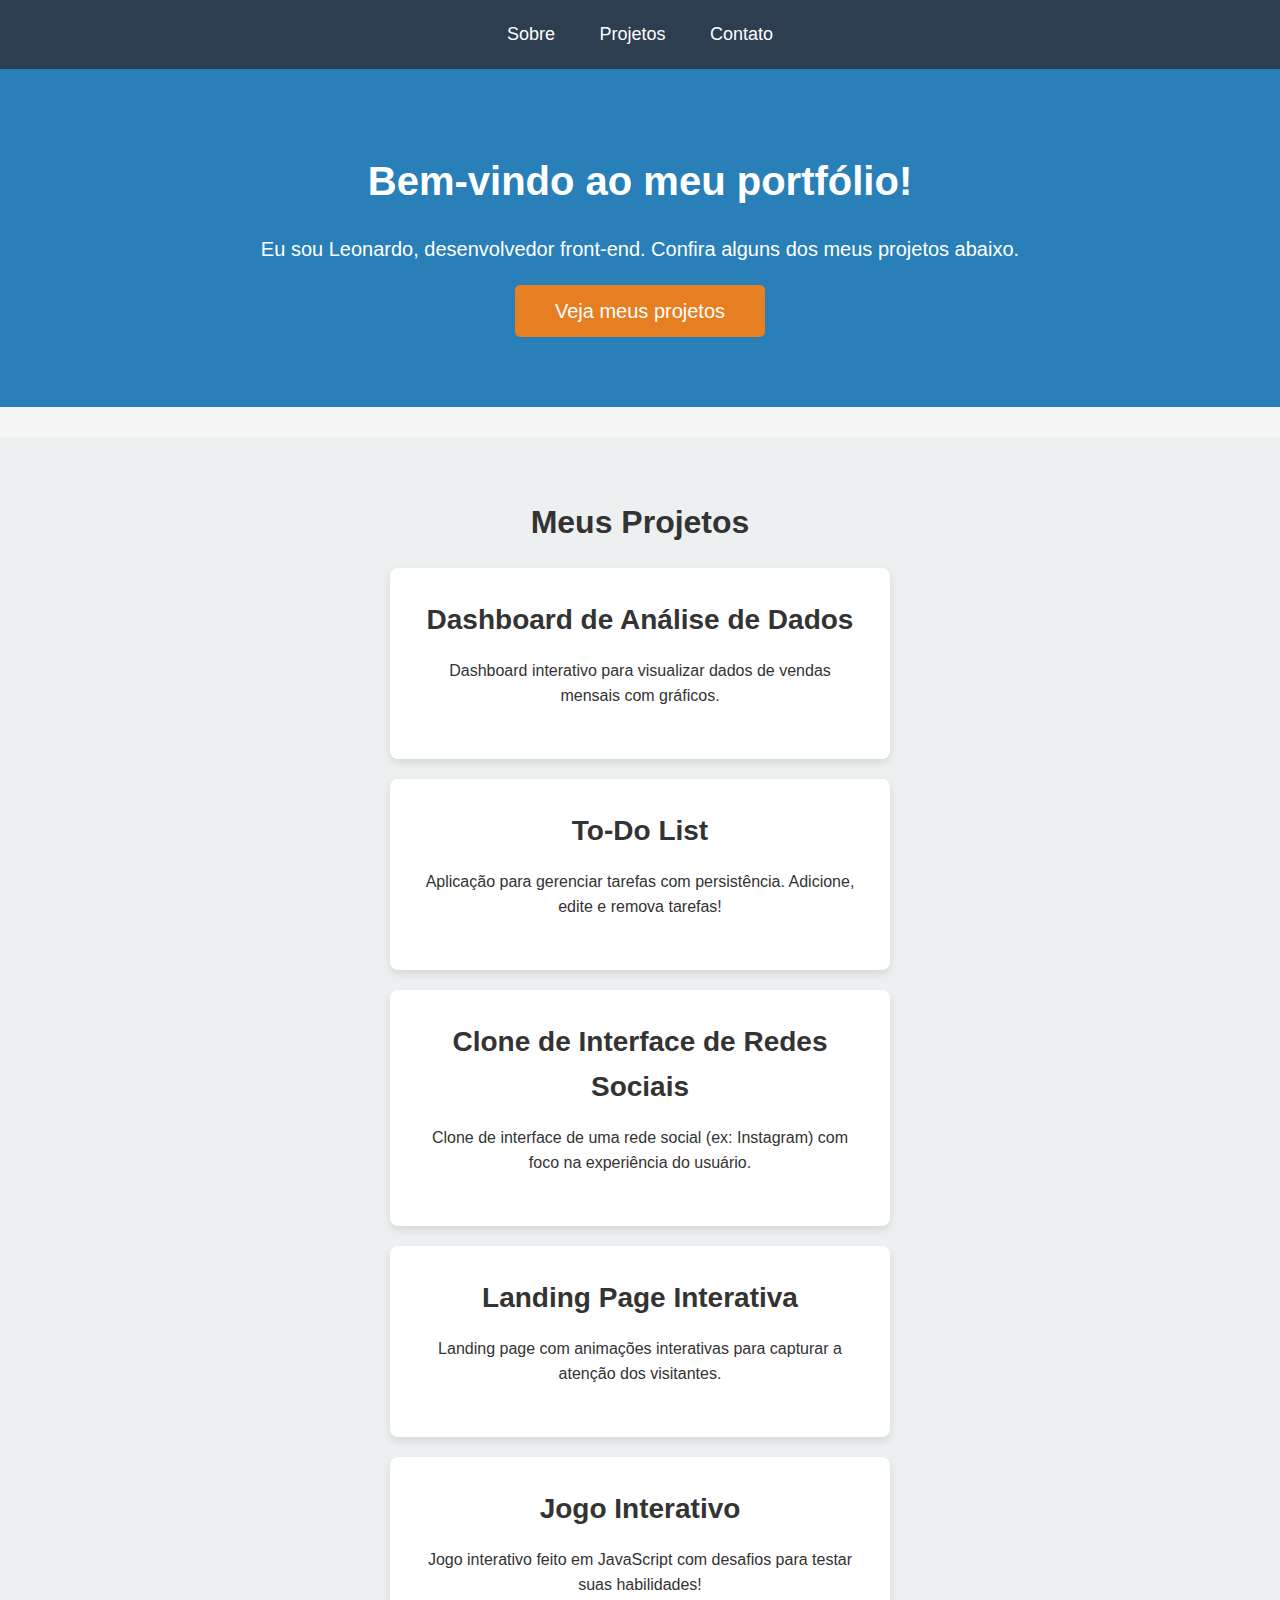
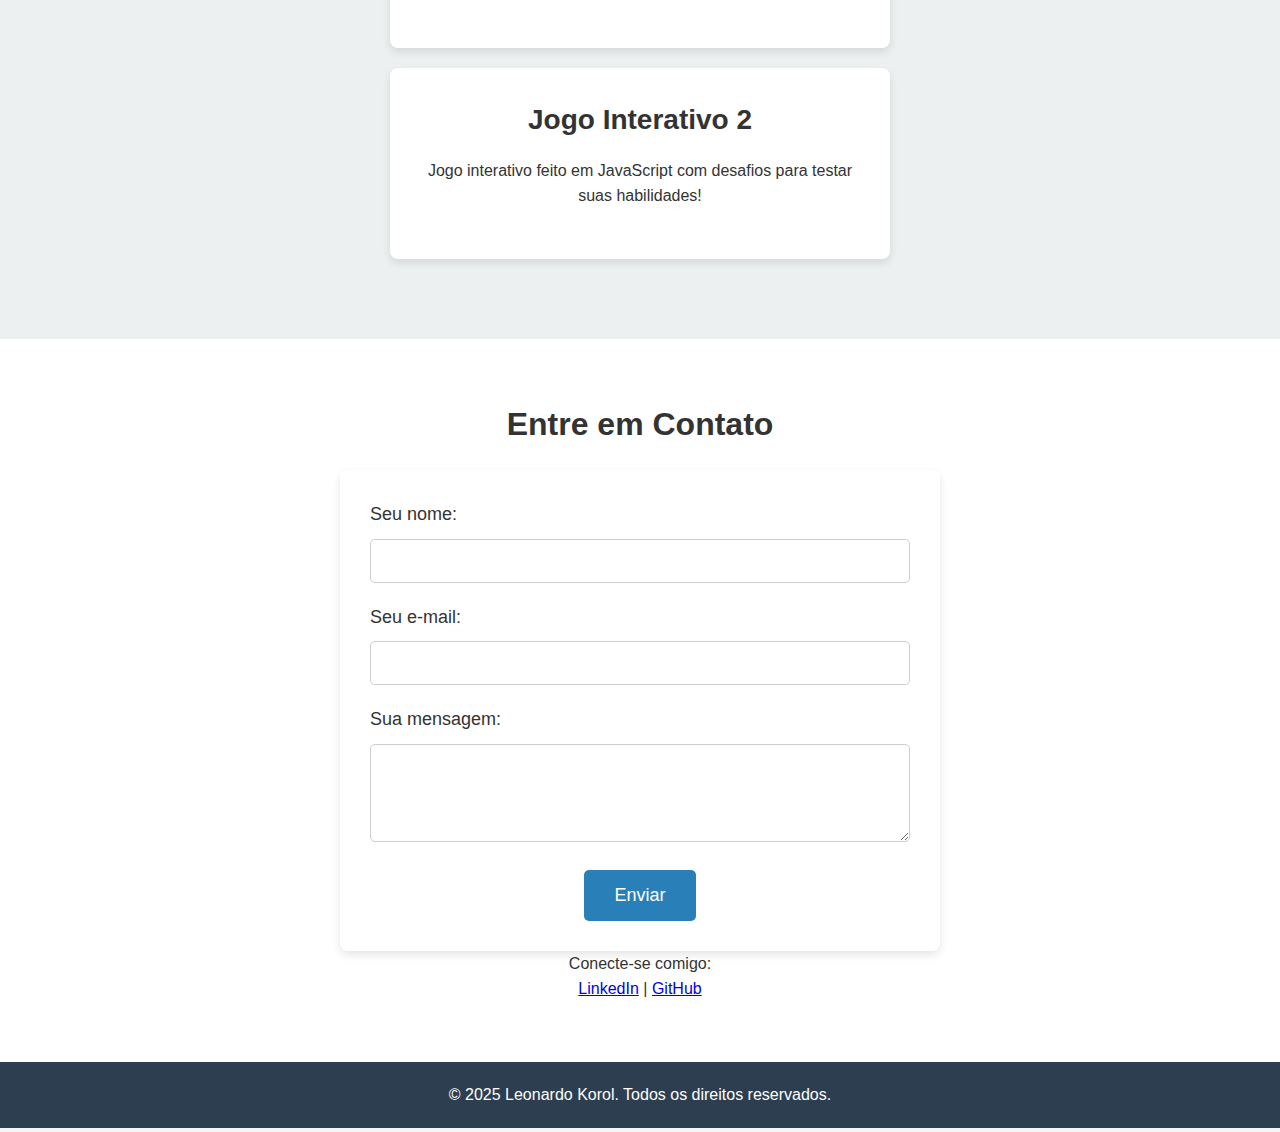
<file: index.html>
<!DOCTYPE html>
<html lang="pt-br">
<head>
    <meta charset="UTF-8">
    <meta name="viewport" content="width=device-width, initial-scale=1.0">
    <title>Portfólio - Leonardo Korol</title>
    <link rel="stylesheet" href="style.css">
</head>
<body>
    <!-- Cabeçalho -->
    <header>
        <nav>
            <ul>
                <li><a href="#sobre">Sobre</a></li>
                <li><a href="#projetos">Projetos</a></li>
                <li><a href="#contato">Contato</a></li>
            </ul>
        </nav>
    </header>

    <!-- Seção de Apresentação -->
    <section id="apresentacao">
        <h1>Bem-vindo ao meu portfólio!</h1>
        <p>Eu sou Leonardo, desenvolvedor front-end. Confira alguns dos meus projetos abaixo.</p>
        <a href="#projetos" class="btn">Veja meus projetos</a>
    </section>

    <!-- Seção de Projetos -->
    <section id="projetos">
        <h2>Meus Projetos</h2>
        
        <!-- Projeto 1: Dashboard de Análise de Dados -->
        <div class="projeto">
            <a href="dashboard-analise-dados/index.html">
                <div class="card">
                    <h3>Dashboard de Análise de Dados</h3>
                    <p>Dashboard interativo para visualizar dados de vendas mensais com gráficos.</p>
                </div>
            </a>
        </div>

        <!-- Projeto 2: To-Do List -->
        <div class="projeto">
            <a href="todo-list-persistencia/index.html">
                <div class="card">
                    <h3>To-Do List</h3>
                    <p>Aplicação para gerenciar tarefas com persistência. Adicione, edite e remova tarefas!</p>
                </div>
            </a>
        </div>

        <!-- Projeto 3: Clone de Interface de Redes Sociais -->
        <div class="projeto">
            <a href="clone-instagram/index.html">
                <div class="card">
                    <h3>Clone de Interface de Redes Sociais</h3>
                    <p>Clone de interface de uma rede social (ex: Instagram) com foco na experiência do usuário.</p>
                </div>
            </a>
        </div>

        <!-- Projeto 4: Landing Page Interativa com Animações -->
        <div class="projeto">
            <a href="landing-page-interativa/index.html">
                <div class="card">
                    <h3>Landing Page Interativa</h3>
                    <p>Landing page com animações interativas para capturar a atenção dos visitantes.</p>
                </div>
            </a>
        </div>

        <!-- Projeto 5: Jogo Interativo em JavaScript -->
        <div class="projeto">
            <a href="jogo-interativo/index.html">
                <div class="card">
                    <h3>Jogo Interativo</h3>
                    <p>Jogo interativo feito em JavaScript com desafios para testar suas habilidades!</p>
                </div>
            </a>
        </div>

        <!-- Outros Projetos podem ser adicionados aqui -->
        <div class="projeto">
            <a href="jogo-interativo_2/index.html">
                <div class="card">
                    <h3>Jogo Interativo 2</h3>
                    <p>Jogo interativo feito em JavaScript com desafios para testar suas habilidades!</p>
                </div>
            </a>
        </div>
    </section>

    <!-- Seção de Contato -->
    <section id="contato">
        <h2>Entre em Contato</h2>
        <form>
            <label for="nome">Seu nome:</label>
            <input type="text" id="nome" name="nome" required>

            <label for="email">Seu e-mail:</label>
            <input type="email" id="email" name="email" required>

            <label for="mensagem">Sua mensagem:</label>
            <textarea id="mensagem" name="mensagem" rows="4" required></textarea>

            <button type="submit">Enviar</button>
        </form>
        <div class="social">
            <p>Conecte-se comigo:</p>
            <a href="https://www.linkedin.com" target="_blank">LinkedIn</a> |
            <a href="https://github.com" target="_blank">GitHub</a>
        </div>
    </section>

    <footer>
        <p>&copy; 2025 Leonardo Korol. Todos os direitos reservados.</p>
    </footer>
</body>
</html>
</file>
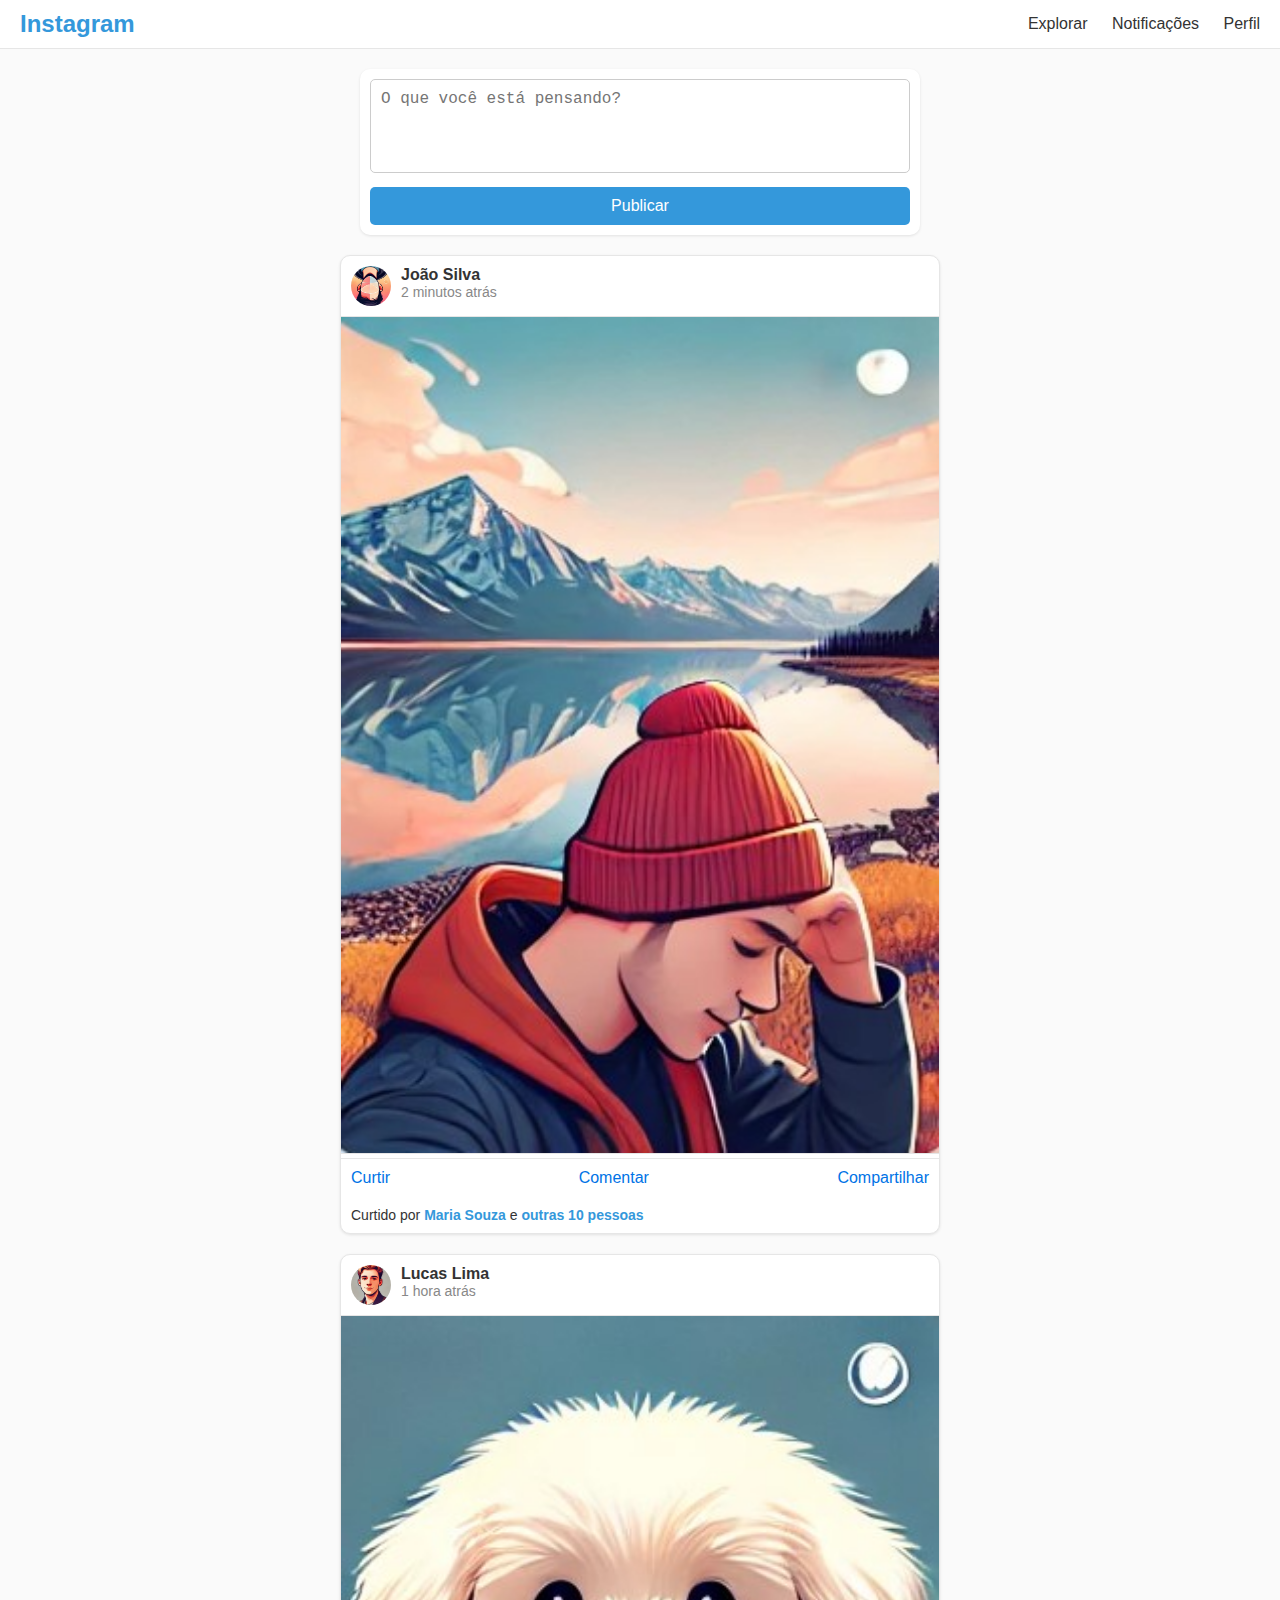
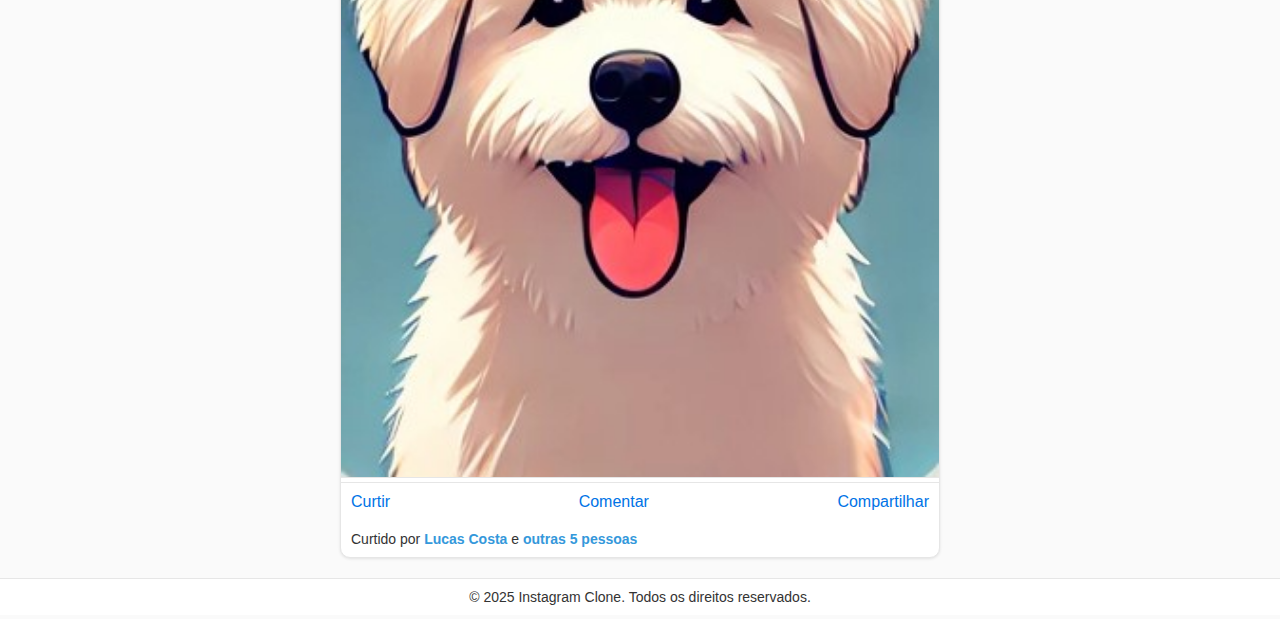
<file: clone-instagram/index.html>
<!DOCTYPE html>
<html lang="pt-br">
<head>
  <meta charset="UTF-8">
  <meta name="viewport" content="width=device-width, initial-scale=1.0">
  <title>Clone Instagram</title>
  <link rel="stylesheet" href="style.css">
</head>
<body>

  <header class="header">
    <div class="logo">Instagram</div>
    <nav class="nav">
      <a href="#">Explorar</a>
      <a href="#">Notificações</a>
      <a href="#">Perfil</a>
    </nav>
  </header>

  <main class="main-content">

    <!-- Campo de texto "O que você está pensando?" -->
    <section class="new-post">
      <textarea id="newPostText" placeholder="O que você está pensando?" rows="4"></textarea>
      <button id="postButton">Publicar</button>
    </section>

    <!-- Postagens -->
    <section class="post">
      <div class="post-header">
        <img src="img_/pessoa_1.jpg" alt="Usuário" class="profile-pic">
        <div class="post-info">
          <strong>João Silva</strong>
          <p>2 minutos atrás</p>
        </div>
      </div>
      <img src="img_/pessoa-2-com_fundo.jpg" alt="Post" class="post-image">
      <div class="post-actions">
        <button class="like-btn">Curtir</button>
        <button class="comment-btn">Comentar</button>
        <button class="share-btn">Compartilhar</button>
      </div>
      <div class="post-likes">
        <p>Curtido por <strong>Maria Souza</strong> e <strong>outras 10 pessoas</strong></p>
      </div>
    </section>

    <section class="post">
      <div class="post-header">
        <img src="img_/pessoa-3.jpg" alt="Usuário" class="profile-pic">
        <div class="post-info">
          <strong>Lucas Lima</strong>
          <p>1 hora atrás</p>
        </div>
      </div>
      <img src="img_/cachorro.jpg" alt="Post" class="post-image">
      <div class="post-actions">
        <button class="like-btn">Curtir</button>
        <button class="comment-btn">Comentar</button>
        <button class="share-btn">Compartilhar</button>
      </div>
      <div class="post-likes">
        <p>Curtido por <strong>Lucas Costa</strong> e <strong>outras 5 pessoas</strong></p>
      </div>
    </section>
  </main>

  <footer class="footer">
    <p>&copy; 2025 Instagram Clone. Todos os direitos reservados.</p>
  </footer>

  <script src="script.js"></script>

</body>
</html>
</file>
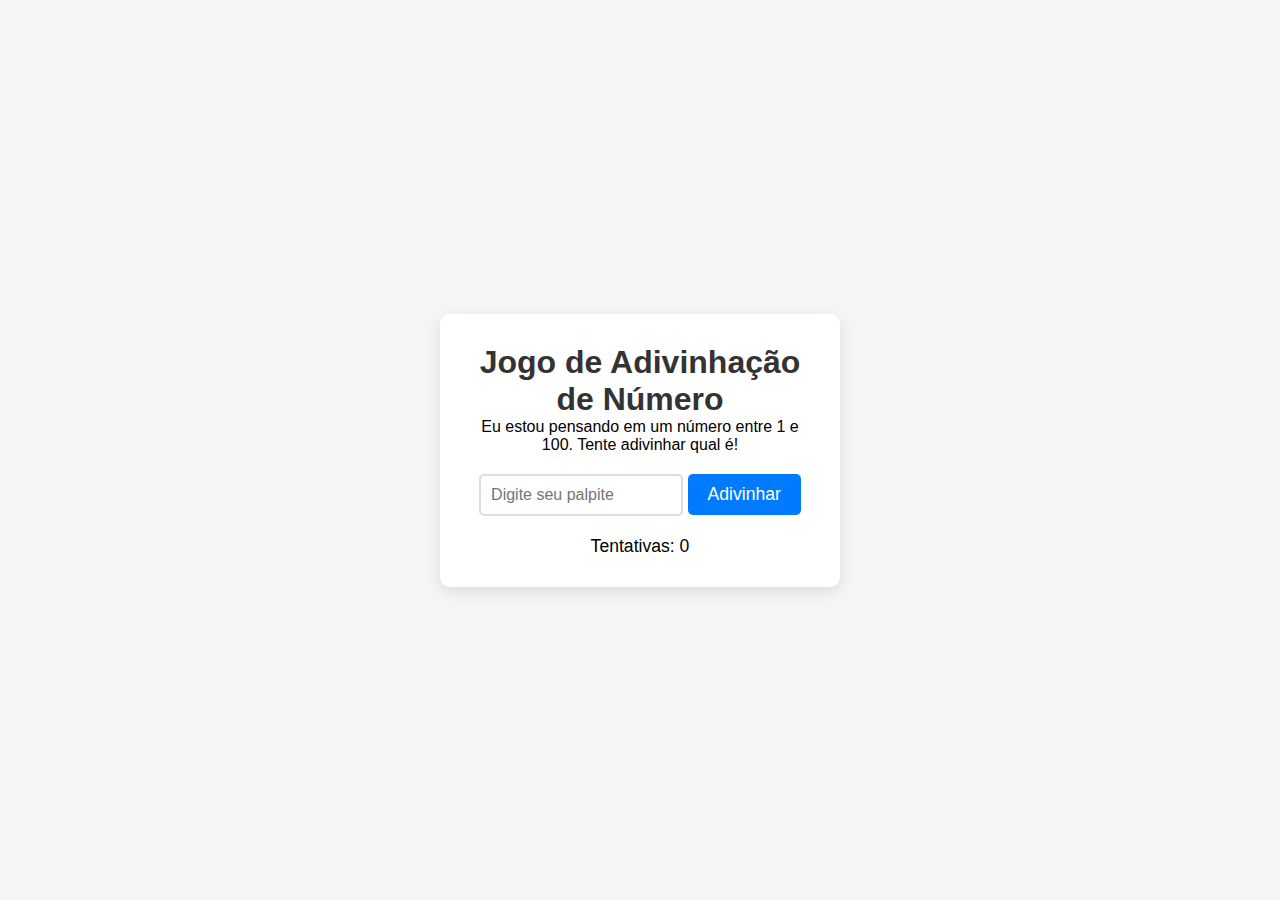
<file: jogo-interativo/index.html>
<!DOCTYPE html>
<html lang="pt-br">
<head>
    <meta charset="UTF-8">
    <meta name="viewport" content="width=device-width, initial-scale=1.0">
    <title>Jogo de Adivinhação</title>
    <link rel="stylesheet" href="styles.css">
</head>
<body>
    <div class="game-container">
        <h1>Jogo de Adivinhação de Número</h1>
        <p>Eu estou pensando em um número entre 1 e 100. Tente adivinhar qual é!</p>
        <div class="input-container">
            <input type="number" id="guess-input" placeholder="Digite seu palpite" min="1" max="100">
            <button id="guess-button">Adivinhar</button>
        </div>
        <p id="feedback"></p>
        <p id="attempts">Tentativas: 0</p>
        <button id="restart-button" style="display: none;">Jogar Novamente</button>
    </div>
    <script src="script.js"></script>
</body>
</html>
</file>
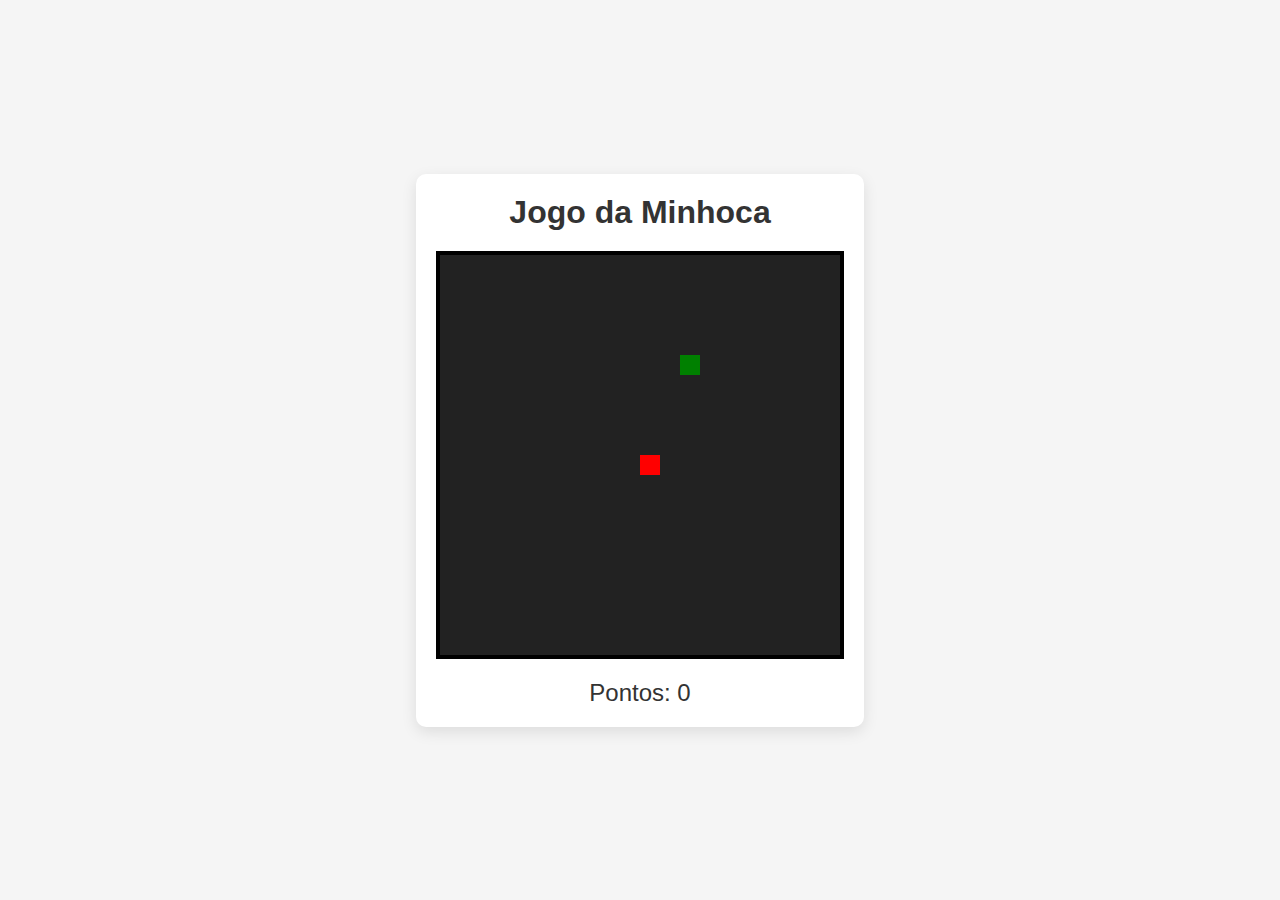
<file: jogo-interativo_2/index.html>
<!DOCTYPE html>
<html lang="pt-br">
<head>
    <meta charset="UTF-8">
    <meta name="viewport" content="width=device-width, initial-scale=1.0">
    <title>Jogo da Minhoca</title>
    <link rel="stylesheet" href="style.css">
</head>
<body>
    <div class="game-container">
        <h1>Jogo da Minhoca</h1>
        <canvas id="gameCanvas"></canvas>
        <p id="score">Pontos: 0</p>
        <button id="restart-button" style="display: none;">Jogar Novamente</button>
    </div>
    <script src="script.js"></script>
</body>
</html>
</file>
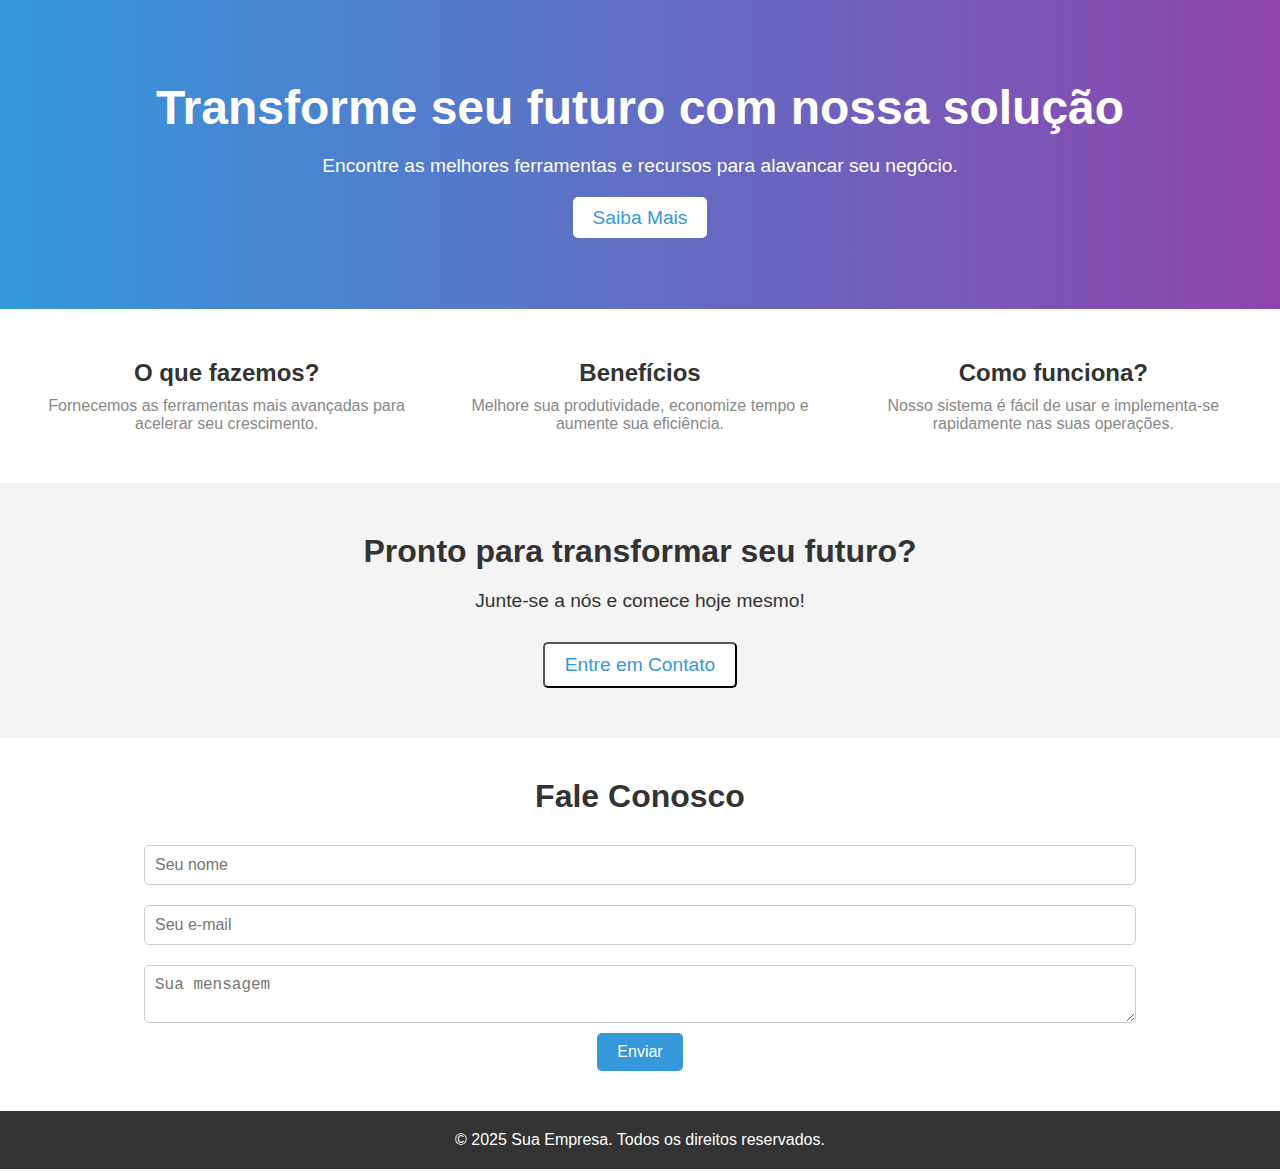
<file: landing-page-interativa/index.html>
<!DOCTYPE html>
<html lang="pt-br">
<head>
  <meta charset="UTF-8">
  <meta name="viewport" content="width=device-width, initial-scale=1.0">
  <title>Landing Page Interativa</title>
  <link rel="stylesheet" href="style.css">
</head>
<body>

  <!-- Seção de Hero (Banner principal) -->
  <section class="hero">
    <div class="hero-content">
      <h1>Transforme seu futuro com nossa solução</h1>
      <p>Encontre as melhores ferramentas e recursos para alavancar seu negócio.</p>
      <a href="#cta" class="cta-button">Saiba Mais</a>
    </div>
  </section>

  <!-- Seção de Informações -->
  <section class="info">
    <div class="info-item">
      <h2>O que fazemos?</h2>
      <p>Fornecemos as ferramentas mais avançadas para acelerar seu crescimento.</p>
    </div>
    <div class="info-item">
      <h2>Benefícios</h2>
      <p>Melhore sua produtividade, economize tempo e aumente sua eficiência.</p>
    </div>
    <div class="info-item">
      <h2>Como funciona?</h2>
      <p>Nosso sistema é fácil de usar e implementa-se rapidamente nas suas operações.</p>
    </div>
  </section>

  <!-- Seção de Call to Action -->
  <section id="cta" class="cta">
    <h2>Pronto para transformar seu futuro?</h2>
    <p>Junte-se a nós e comece hoje mesmo!</p>
    <button class="cta-button">Entre em Contato</button>
  </section>

  <!-- Seção de Formulário -->
  <section class="contact-form">
    <h2>Fale Conosco</h2>
    <form>
      <input type="text" placeholder="Seu nome" required>
      <input type="email" placeholder="Seu e-mail" required>
      <textarea placeholder="Sua mensagem" required></textarea>
      <button type="submit">Enviar</button>
    </form>
  </section>

  <!-- Rodapé -->
  <footer class="footer">
    <p>&copy; 2025 Sua Empresa. Todos os direitos reservados.</p>
  </footer>

  <script src="script.js"></script>
</body>
</html>
</file>
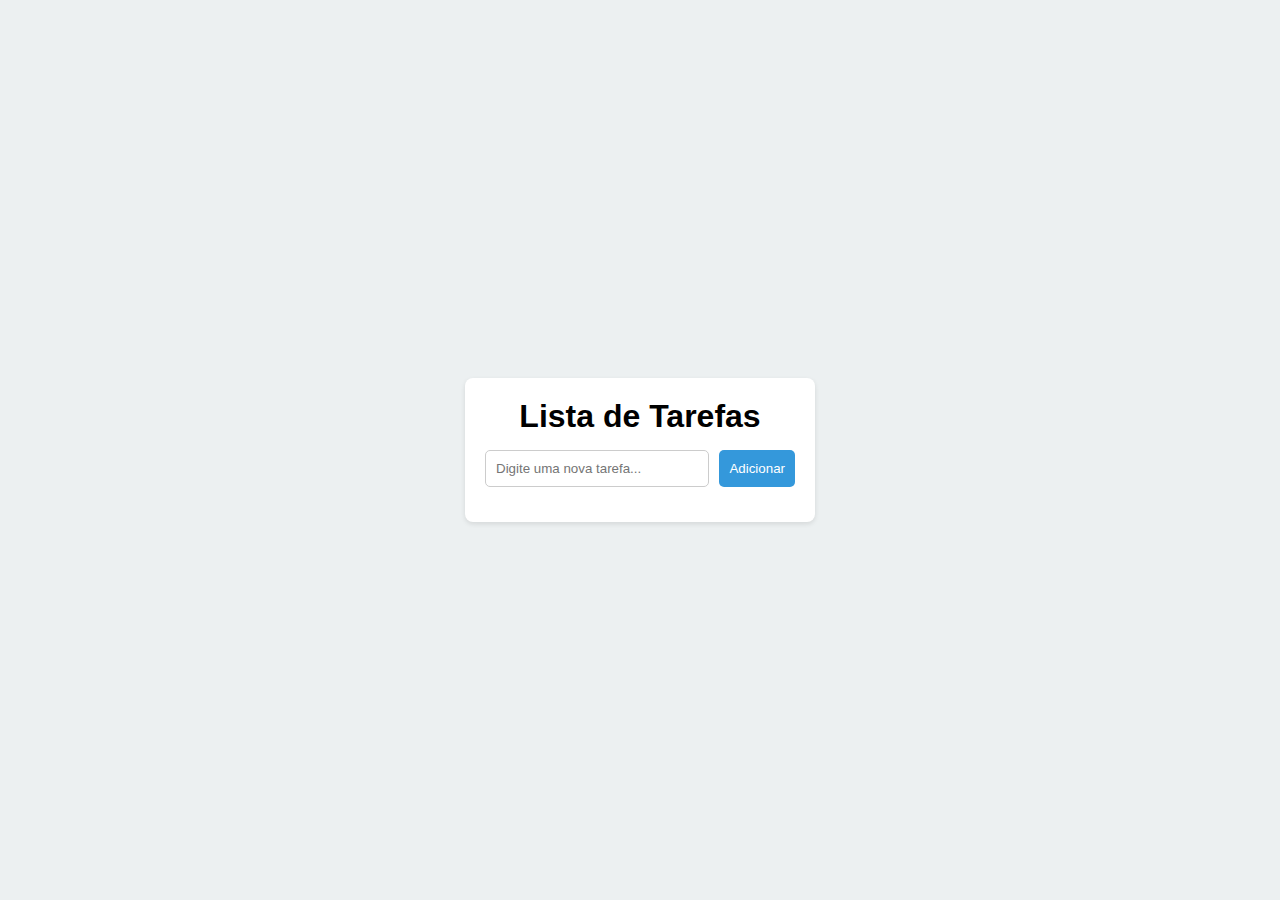
<file: todo-list-persistencia/index.html>
<!DOCTYPE html>
<html lang="pt">
<head>
    <meta charset="UTF-8">
    <meta name="viewport" content="width=device-width, initial-scale=1.0">
    <title>To-Do List</title>
    <link rel="stylesheet" href="style.css">
</head>
<body>
    <div class="container">
        <h1>Lista de Tarefas</h1>
        <div class="todo-input">
            <input type="text" id="taskInput" placeholder="Digite uma nova tarefa...">
            <button id="addTask">Adicionar</button>
        </div>
        <ul id="taskList"></ul>
    </div>

    <script src="script.js"></script>
</body>
</html>
</file>
<file: jogo-interativo/styles.css>
/* Estilo global */
* {
    margin: 0;
    padding: 0;
    box-sizing: border-box;
}

body {
    font-family: Arial, sans-serif;
    background-color: #f5f5f5;
    display: flex;
    justify-content: center;
    align-items: center;
    height: 100vh;
}

.game-container {
    background-color: #fff;
    padding: 30px;
    border-radius: 10px;
    box-shadow: 0 5px 15px rgba(0, 0, 0, 0.1);
    text-align: center;
    width: 100%;
    max-width: 400px;
}

h1 {
    color: #333;
}

.input-container {
    margin-top: 20px;
}

input {
    padding: 10px;
    font-size: 1em;
    width: 60%;
    border: 2px solid #ddd;
    border-radius: 5px;
}

button {
    padding: 10px 20px;
    font-size: 1.1em;
    background-color: #007BFF;
    color: white;
    border: none;
    border-radius: 5px;
    cursor: pointer;
    transition: background-color 0.3s ease;
}

button:hover {
    background-color: #0056b3;
}

button:disabled {
    background-color: #ccc;
}

#feedback {
    margin-top: 20px;
    font-size: 1.2em;
    font-weight: bold;
}

#attempts {
    margin-top: 10px;
    font-size: 1.1em;
}

#restart-button {
    margin-top: 20px;
    padding: 10px 20px;
    background-color: #28a745;
    color: white;
    border: none;
    border-radius: 5px;
    cursor: pointer;
    font-size: 1.1em;
}

#restart-button:hover {
    background-color: #218838;
}
</file>
<file: jogo-interativo_2/style.css>
/* Estilo global */
* {
    margin: 0;
    padding: 0;
    box-sizing: border-box;
}

body {
    font-family: Arial, sans-serif;
    background-color: #f5f5f5;
    display: flex;
    justify-content: center;
    align-items: center;
    height: 100vh;
}

.game-container {
    background-color: #fff;
    padding: 20px;
    border-radius: 10px;
    box-shadow: 0 5px 15px rgba(0, 0, 0, 0.1);
    text-align: center;
}

h1 {
    color: #333;
    margin-bottom: 20px;
}

canvas {
    border: 4px solid black; /* Borda preta visível ao redor do mapa */
    background-color: #222; /* Cor escura para o mapa */
    display: block;
    margin: 0 auto;
}

#score {
    font-size: 1.5em;
    margin-top: 20px;
    color: #333;
}

#restart-button {
    margin-top: 20px;
    padding: 10px 20px;
    background-color: #28a745;
    color: white;
    border: none;
    border-radius: 5px;
    cursor: pointer;
    font-size: 1.1em;
}

#restart-button:hover {
    background-color: #218838;
}
</file>
<file: style.css>
/* Reset básico */
* {
  margin: 0;
  padding: 0;
  box-sizing: border-box;
}

/* Corpo da página */
body {
  font-family: 'Arial', sans-serif;
  background-color: #f5f5f5;
  color: #333;
  line-height: 1.6;
}

/* Cabeçalho */
header {
  background-color: #2C3E50;
  padding: 20px 0;
  text-align: center;
}

header nav ul {
  list-style: none;
}

header nav ul li {
  display: inline;
  margin: 0 20px;
}

header nav ul li a {
  color: #fff;
  text-decoration: none;
  font-size: 18px;
  transition: color 0.3s ease;
}

header nav ul li a:hover {
  color: #E67E22;
  text-decoration: underline;
}

/* Seção de Apresentação */
#apresentacao {
  background-color: #2980B9;
  color: white;
  text-align: center;
  padding: 80px 20px;
  margin-bottom: 30px;
}

#apresentacao h1 {
  font-size: 40px;
  margin-bottom: 20px;
}

#apresentacao p {
  font-size: 20px;
  margin-bottom: 30px;
}

#apresentacao .btn {
  background-color: #E67E22;
  color: white;
  padding: 15px 40px;
  border-radius: 5px;
  text-decoration: none;
  font-size: 20px;
  transition: background-color 0.3s ease, transform 0.3s ease;
}

#apresentacao .btn:hover {
  background-color: #D35400;
  transform: scale(1.05);
}

/* Seção de Projetos */
#projetos {
  padding: 60px 20px;
  text-align: center;
  background-color: #ecf0f1;
}

#projetos h2 {
  font-size: 32px;
  margin-bottom: 20px;
  color: #333;
}

.projeto {
  background-color: white;
  margin: 20px auto;
  padding: 30px;
  max-width: 500px;
  box-shadow: 0 4px 8px rgba(0, 0, 0, 0.1);
  transition: transform 0.3s ease, box-shadow 0.3s ease;
  border-radius: 8px;
}

.projeto:hover {
  transform: translateY(-5px);
  box-shadow: 0 6px 12px rgba(0, 0, 0, 0.2);
}

.projeto a {
  text-decoration: none;
  color: #333;
}

.projeto h3 {
  font-size: 28px;
  margin-bottom: 15px;
}

.projeto p {
  font-size: 16px;
  margin-bottom: 20px;
}

.projeto .btn {
  background-color: #2980B9;
  color: white;
  padding: 12px 30px;
  border-radius: 5px;
  font-size: 18px;
  text-decoration: none;
  transition: background-color 0.3s ease, transform 0.3s ease;
}

.projeto .btn:hover {
  background-color: #1C3A5C;
  transform: scale(1.05);
}

/* Seção de Contato */
#contato {
  background-color: #fff;
  padding: 60px 20px;
  text-align: center;
}

#contato h2 {
  font-size: 32px;
  margin-bottom: 20px;
  color: #333;
}

form {
  max-width: 600px;
  margin: 0 auto;
  background-color: white;
  padding: 30px;
  border-radius: 8px;
  box-shadow: 0 4px 8px rgba(0, 0, 0, 0.1);
  transition: box-shadow 0.3s ease;
}

form:hover {
  box-shadow: 0 6px 12px rgba(0, 0, 0, 0.2);
}

form label {
  font-size: 18px;
  margin-bottom: 10px;
  display: block;
  text-align: left;
}

form input, form textarea {
  width: 100%;
  padding: 12px;
  margin-bottom: 20px;
  border: 1px solid #ccc;
  border-radius: 5px;
  font-size: 16px;
  transition: border-color 0.3s ease;
}

form input:focus, form textarea:focus {
  border-color: #2980B9;
}

form button {
  background-color: #2980B9;
  color: white;
  padding: 15px 30px;
  border: none;
  border-radius: 5px;
  font-size: 18px;
  cursor: pointer;
  transition: background-color 0.3s ease, transform 0.3s ease;
}

form button:hover {
  background-color: #1C3A5C;
  transform: scale(1.05);
}

/* Rodapé */
footer {
  background-color: #2C3E50;
  color: white;
  text-align: center;
  padding: 20px;
}

footer p {
  font-size: 16px;
}

footer ul {
  list-style: none;
  margin-top: 10px;
}

footer ul li {
  display: inline;
  margin: 0 15px;
}

footer ul li a {
  color: #fff;
  text-decoration: none;
}

footer ul li a:hover {
  text-decoration: underline;
}

/* Responsividade */
@media (max-width: 768px) {
  header nav ul li {
    display: block;
    margin: 10px 0;
  }

  #apresentacao h1 {
    font-size: 30px;
  }

  #apresentacao p {
    font-size: 16px;
  }

  #projetos .projeto {
    max-width: 100%;
    padding: 20px;
  }

  form {
    padding: 20px;
  }
}
</file>
<file: clone-instagram/style.css>
/* Reset básico */
* {
  margin: 0;
  padding: 0;
  box-sizing: border-box;
}

body {
  font-family: Arial, sans-serif;
  background-color: #fafafa;
  color: #333;
}

/* Header */
.header {
  background-color: #ffffff;
  padding: 10px 20px;
  display: flex;
  justify-content: space-between;
  align-items: center;
  border-bottom: 1px solid #e6e6e6;
}

.header .logo {
  font-size: 24px;
  font-weight: bold;
  color: #3498db;
}

.nav a {
  margin-left: 20px;
  text-decoration: none;
  color: #333;
  font-size: 16px;
}

.nav a:hover {
  color: #0073e6;
}

/* Campo de texto para nova postagem */
.new-post {
  margin: 20px;
  padding: 10px;
  background-color: #ffffff;
  border-radius: 10px;
  box-shadow: 0 1px 3px rgba(0, 0, 0, 0.1);
}

.new-post textarea {
  width: 100%;
  padding: 10px;
  border: 1px solid #ccc;
  border-radius: 5px;
  font-size: 16px;
  resize: none;
}

.new-post button {
  width: 100%;
  padding: 10px;
  margin-top: 10px;
  background-color: #3498db;
  color: white;
  border: none;
  border-radius: 5px;
  font-size: 16px;
  cursor: pointer;
}

.new-post button:hover {
  background-color: #2980b9;
}

/* Main Content */
.main-content {
  max-width: 600px;
  margin: 20px auto;
}

.post {
  background-color: #ffffff;
  border: 1px solid #e6e6e6;
  margin-bottom: 20px;
  border-radius: 10px;
  box-shadow: 0 1px 3px rgba(0, 0, 0, 0.1);
}

.post-header {
  display: flex;
  padding: 10px;
  border-bottom: 1px solid #e6e6e6;
}

.post-header .profile-pic {
  border-radius: 50%;
  margin-right: 10px;
  width: 40px; /* Ajuste conforme necessário */
  height: 40px; /* Mantém a proporção */
  object-fit: cover; /* Garante que a imagem preencha o espaço sem deformar */
}

.post-header .post-info strong {
  font-size: 16px;
}

.post-header .post-info p {
  font-size: 14px;
  color: #888;
}

.post-image {
  width: 100%;
  height: auto;
  border-bottom: 1px solid #e6e6e6;
}

.post-actions {
  padding: 10px;
  display: flex;
  justify-content: space-between;
  border-top: 1px solid #e6e6e6;
}

.post-actions button {
  background-color: transparent;
  border: none;
  color: #0073e6;
  font-size: 16px;
  cursor: pointer;
}

.post-actions button:hover {
  color: #005bb5;
}

.post-likes {
  padding: 10px;
  font-size: 14px;
}

.post-likes strong {
  color: #3498db;
}

/* Seção de comentários */
.comments-section {
  padding: 10px;
  display: none;
}

.comment-input {
  width: 100%;
  padding: 10px;
  border: 1px solid #ccc;
  border-radius: 5px;
  font-size: 14px;
  margin-bottom: 10px;
}

.submit-comment {
  padding: 8px 16px;
  background-color: #3498db;
  color: white;
  border: none;
  border-radius: 5px;
  cursor: pointer;
}

.submit-comment:hover {
  background-color: #2980b9;
}

.comments-list {
  margin-top: 10px;
}

.comment {
  padding: 8px;
  background-color: #f5f5f5;
  border-radius: 5px;
  margin-top: 5px;
}

/* Footer */
.footer {
  background-color: #ffffff;
  text-align: center;
  padding: 10px;
  font-size: 14px;
  border-top: 1px solid #e6e6e6;
  margin-top: 20px;
}

/* Additional styles */
.profile-pic {
  width: 40px;
  height: 40px;
  object-fit: cover;
  border-radius: 50%;
}
</file>
<file: landing-page-interativa/style.css>
/* Reset básico */
* {
    margin: 0;
    padding: 0;
    box-sizing: border-box;
  }
  
  body {
    font-family: Arial, sans-serif;
    background-color: #f5f5f5;
    color: #333;
  }
  
  /* Hero Section */
  .hero {
    background: linear-gradient(to right, #3498db, #8e44ad);
    color: white;
    padding: 80px 20px;
    text-align: center;
  }
  
  .hero h1 {
    font-size: 3rem;
    margin-bottom: 20px;
  }
  
  .hero p {
    font-size: 1.2rem;
    margin-bottom: 30px;
  }
  
  .cta-button {
    background-color: #fff;
    color: #3498db;
    padding: 10px 20px;
    font-size: 1.2rem;
    text-decoration: none;
    border-radius: 5px;
    transition: background-color 0.3s ease, transform 0.3s ease;
  }
  
  .cta-button:hover {
    background-color: #2980b9;
    color: white;
    transform: scale(1.1);
  }
  
  /* Seção de Informações */
  .info {
    display: flex;
    justify-content: space-around;
    padding: 50px 20px;
    background-color: #fff;
  }
  
  .info-item {
    width: 30%;
    text-align: center;
  }
  
  .info-item h2 {
    font-size: 1.5rem;
    margin-bottom: 10px;
  }
  
  .info-item p {
    font-size: 1rem;
    color: #888;
  }
  
  /* Seção de CTA */
  .cta {
    text-align: center;
    padding: 50px 20px;
    background-color: #f4f4f4;
  }
  
  .cta h2 {
    font-size: 2rem;
    margin-bottom: 20px;
  }
  
  .cta p {
    font-size: 1.2rem;
    margin-bottom: 30px;
  }
  
  /* Seção de Formulário */
  .contact-form {
    background-color: #fff;
    padding: 40px 20px;
    text-align: center;
  }
  
  .contact-form h2 {
    font-size: 2rem;
    margin-bottom: 20px;
  }
  
  .contact-form form {
    display: flex;
    flex-direction: column;
    align-items: center;
  }
  
  .contact-form input,
  .contact-form textarea {
    width: 80%;
    padding: 10px;
    margin: 10px 0;
    border: 1px solid #ccc;
    border-radius: 5px;
    font-size: 1rem;
  }
  
  .contact-form button {
    padding: 10px 20px;
    background-color: #3498db;
    color: white;
    border: none;
    border-radius: 5px;
    font-size: 1rem;
    cursor: pointer;
    transition: background-color 0.3s ease;
  }
  
  .contact-form button:hover {
    background-color: #2980b9;
  }
  
  /* Rodapé */
  .footer {
    text-align: center;
    padding: 20px;
    background-color: #333;
    color: white;
  }
</file>
<file: todo-list-persistencia/style.css>
/* Reset básico */
* {
    margin: 0;
    padding: 0;
    box-sizing: border-box;
    font-family: Arial, sans-serif;
}

body {
    display: flex;
    justify-content: center;
    align-items: center;
    min-height: 100vh;
    background: #ecf0f1;
}

.container {
    background: white;
    padding: 20px;
    border-radius: 8px;
    box-shadow: 0 2px 5px rgba(0, 0, 0, 0.1);
    width: 350px;
    text-align: center;
}

h1 {
    margin-bottom: 15px;
}

.todo-input {
    display: flex;
    gap: 10px;
    margin-bottom: 15px;
}

input {
    flex: 1;
    padding: 10px;
    border: 1px solid #ccc;
    border-radius: 5px;
}

button {
    padding: 10px;
    border: none;
    background: #3498db;
    color: white;
    cursor: pointer;
    border-radius: 5px;
}

ul {
    list-style: none;
    text-align: left;
}

li {
    background: #f1f1f1;
    padding: 10px;
    margin-top: 5px;
    display: flex;
    justify-content: space-between;
    align-items: center;
    border-radius: 5px;
}

li.completed {
    text-decoration: line-through;
    opacity: 0.6;
}

.delete-btn {
    background: #e74c3c;
    color: white;
    border: none;
    padding: 5px;
    cursor: pointer;
    border-radius: 3px;
}
</file>
